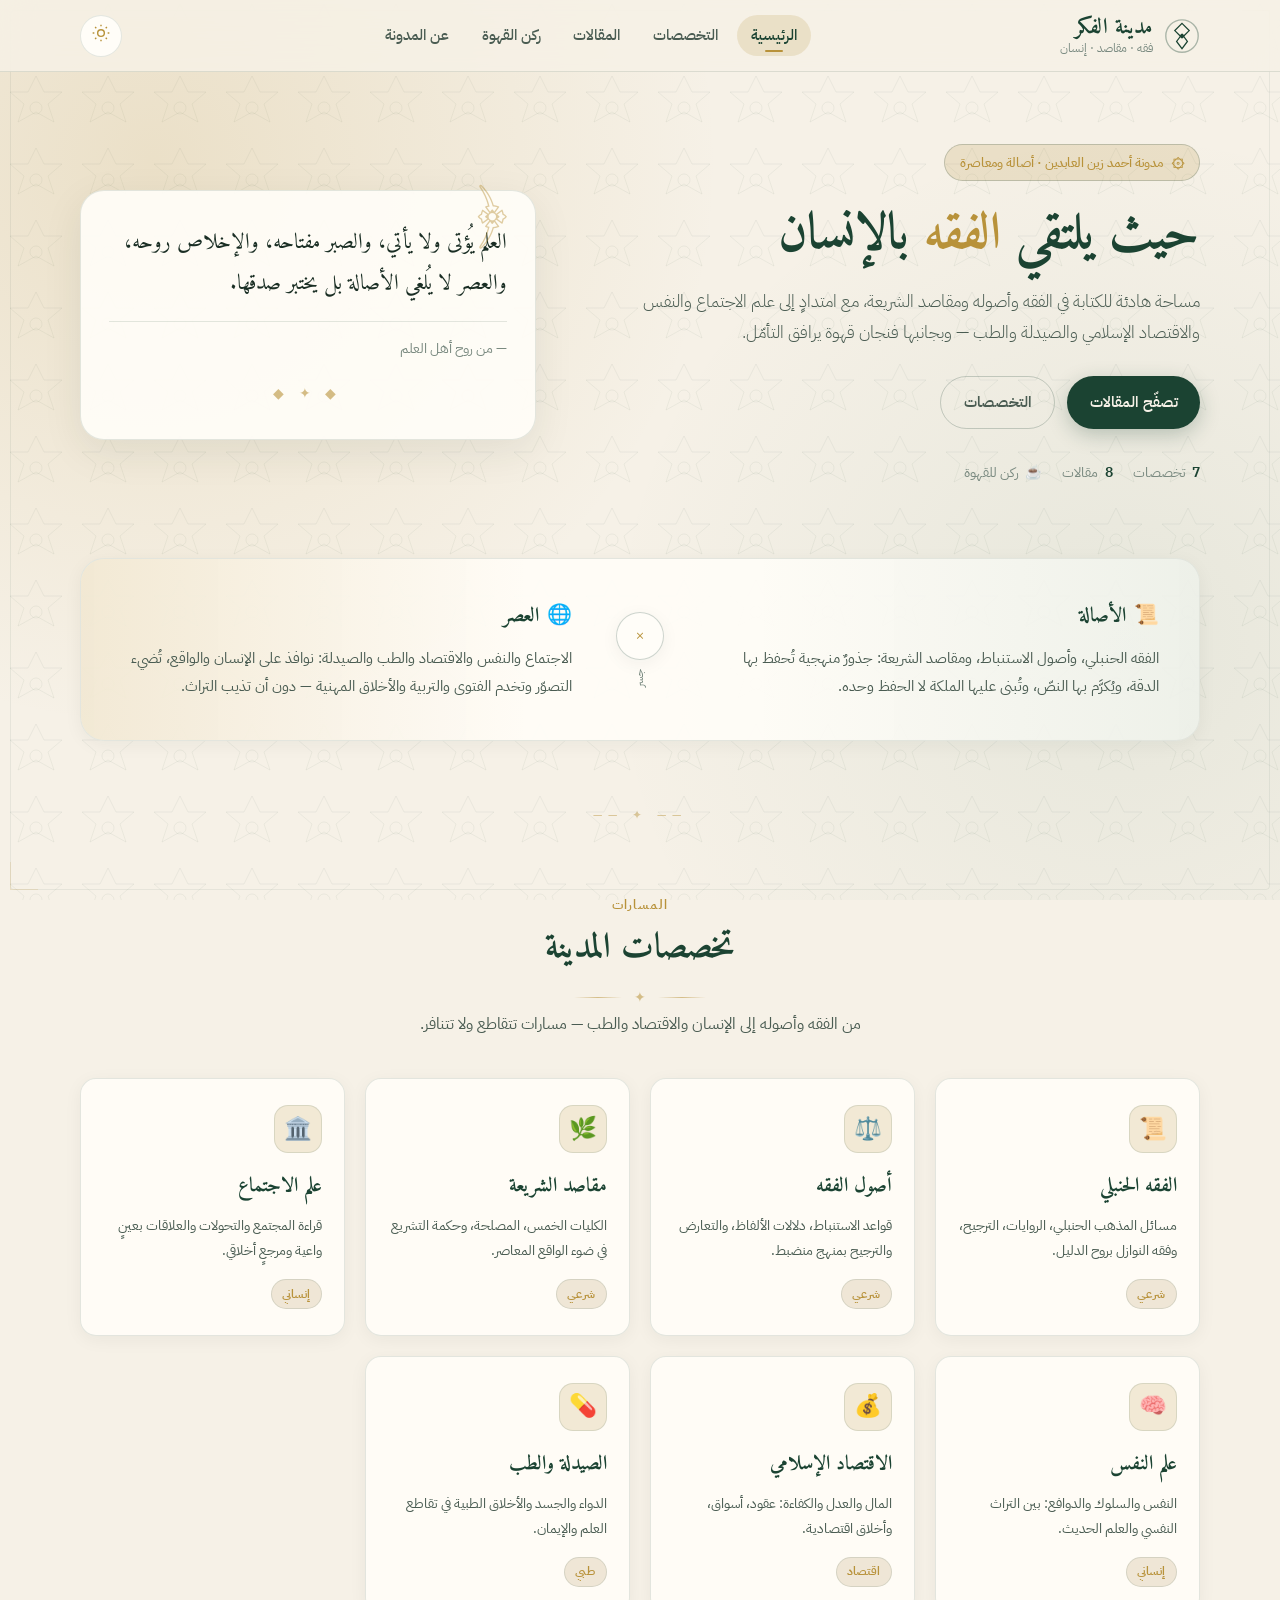
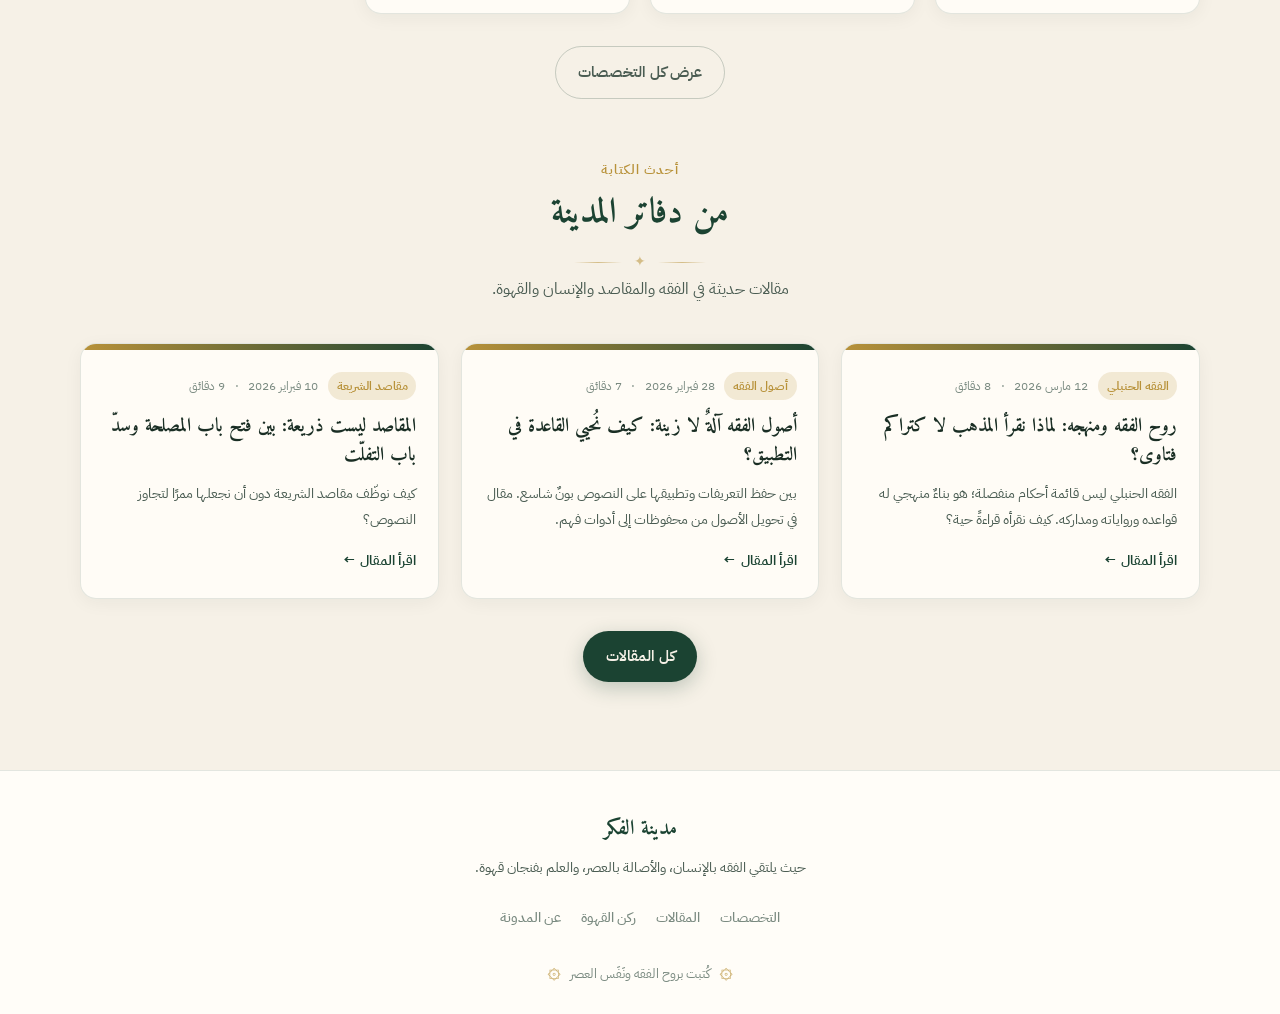
<file: index.html>
<!DOCTYPE html>
<html lang="ar" dir="rtl">
<head>
  <meta charset="UTF-8" />
  <meta name="viewport" content="width=device-width, initial-scale=1.0" />
  <meta name="description" content="مدينة الفكر — مدونة شخصية في الفقه الحنبلي وأصول الفقه ومقاصد الشريعة وعلوم الاجتماع والنفس والاقتصاد الإسلامي والصيدلة والطب" />
  <meta name="theme-color" content="#1b4332" />
  <title>مدينة الفكر | مدونة فقهية عصرية</title>
  <link rel="preconnect" href="https://fonts.googleapis.com" />
  <link rel="preconnect" href="https://fonts.gstatic.com" crossorigin />
  <link href="https://fonts.googleapis.com/css2?family=Amiri:ital,wght@0,400;0,700;1,400&family=IBM+Plex+Sans+Arabic:wght@300;400;500;600;700&display=swap" rel="stylesheet" />
  <link rel="stylesheet" href="assets/css/style.css" />
  <link rel="icon" href="data:image/svg+xml,<svg xmlns='http://www.w3.org/2000/svg' viewBox='0 0 100 100'><text y='.9em' font-size='90'>📜</text></svg>" />
</head>
<body>
  <!-- شريط تقدّم القراءة (يظهر في صفحات المقال) -->
  <div class="read-progress" id="read-progress" aria-hidden="true"></div>

  <!-- زخرفة هندسية خفيفة في الخلفية -->
  <div class="pattern-bg" aria-hidden="true"></div>
  <div class="pattern-frame" aria-hidden="true"></div>

  <!-- شريط التنقل -->
  <header class="site-header" id="site-header">
    <div class="container header-inner">
      <a href="#/" class="logo" data-link>
        <span class="logo-mark" aria-hidden="true">
          <svg viewBox="0 0 40 40" width="36" height="36" fill="none">
            <circle cx="20" cy="20" r="18" stroke="currentColor" stroke-width="1.5" opacity=".35"/>
            <path d="M20 6 L28 14 L20 22 L12 14 Z" stroke="currentColor" stroke-width="1.4" fill="none"/>
            <path d="M20 18 L26 26 L20 34 L14 26 Z" stroke="currentColor" stroke-width="1.4" fill="none"/>
            <circle cx="20" cy="20" r="2.2" fill="currentColor"/>
          </svg>
        </span>
        <span class="logo-text">
          <strong>مدينة الفكر</strong>
          <small>فقه · مقاصد · إنسان</small>
        </span>
      </a>

      <nav class="main-nav" id="main-nav" aria-label="القائمة الرئيسية">
        <a href="#/" data-link class="nav-link" data-page="home">الرئيسية</a>
        <a href="#/specialties" data-link class="nav-link" data-page="specialties">التخصصات</a>
        <a href="#/articles" data-link class="nav-link" data-page="articles">المقالات</a>
        <a href="#/coffee" data-link class="nav-link" data-page="coffee">ركن القهوة</a>
        <a href="#/about" data-link class="nav-link" data-page="about">عن المدونة</a>
      </nav>

      <div class="header-actions">
        <button type="button" class="theme-toggle" id="theme-toggle" aria-label="تبديل الوضع الفاتح والداكن" title="تبديل الإضاءة">
          <span class="icon-sun" aria-hidden="true">
            <svg viewBox="0 0 24 24" width="20" height="20" fill="none" stroke="currentColor" stroke-width="1.7">
              <circle cx="12" cy="12" r="4"/><path d="M12 2v2M12 20v2M4.93 4.93l1.41 1.41M17.66 17.66l1.41 1.41M2 12h2M20 12h2M4.93 19.07l1.41-1.41M17.66 6.34l1.41-1.41"/>
            </svg>
          </span>
          <span class="icon-moon" aria-hidden="true">
            <svg viewBox="0 0 24 24" width="20" height="20" fill="none" stroke="currentColor" stroke-width="1.7">
              <path d="M21 14.5A8.5 8.5 0 1 1 9.5 3a7 7 0 0 0 11.5 11.5z"/>
            </svg>
          </span>
        </button>
        <button type="button" class="menu-toggle" id="menu-toggle" aria-label="فتح القائمة" aria-expanded="false">
          <span></span><span></span><span></span>
        </button>
      </div>
    </div>
  </header>

  <!-- المحتوى الرئيسي — يُملأ ديناميكيًا -->
  <main id="app" class="app" role="main" tabindex="-1"></main>

  <!-- تذييل -->
  <footer class="site-footer">
    <div class="container footer-inner">
      <div class="footer-brand">
        <strong>مدينة الفكر</strong>
        <p>حيث يلتقي الفقه بالإنسان، والأصالة بالعصر، والعلم بفنجان قهوة.</p>
      </div>
      <div class="footer-links">
        <a href="#/specialties" data-link>التخصصات</a>
        <a href="#/articles" data-link>المقالات</a>
        <a href="#/coffee" data-link>ركن القهوة</a>
        <a href="#/about" data-link>عن المدونة</a>
      </div>
      <p class="footer-copy">
        <span class="ornament">۞</span>
        كُتبت بروح الفقه ونَفَس العصر
        <span class="ornament">۞</span>
      </p>
    </div>
  </footer>

  <!--
    ═══════════════════════════════════════════════════════════
    محتوى المدونة — عدّل من هنا بسهولة
    الملف: assets/js/content.js
    ═══════════════════════════════════════════════════════════
  -->
  <script src="assets/js/content.js"></script>
  <script src="assets/js/app.js"></script>
</body>
</html>
</file>
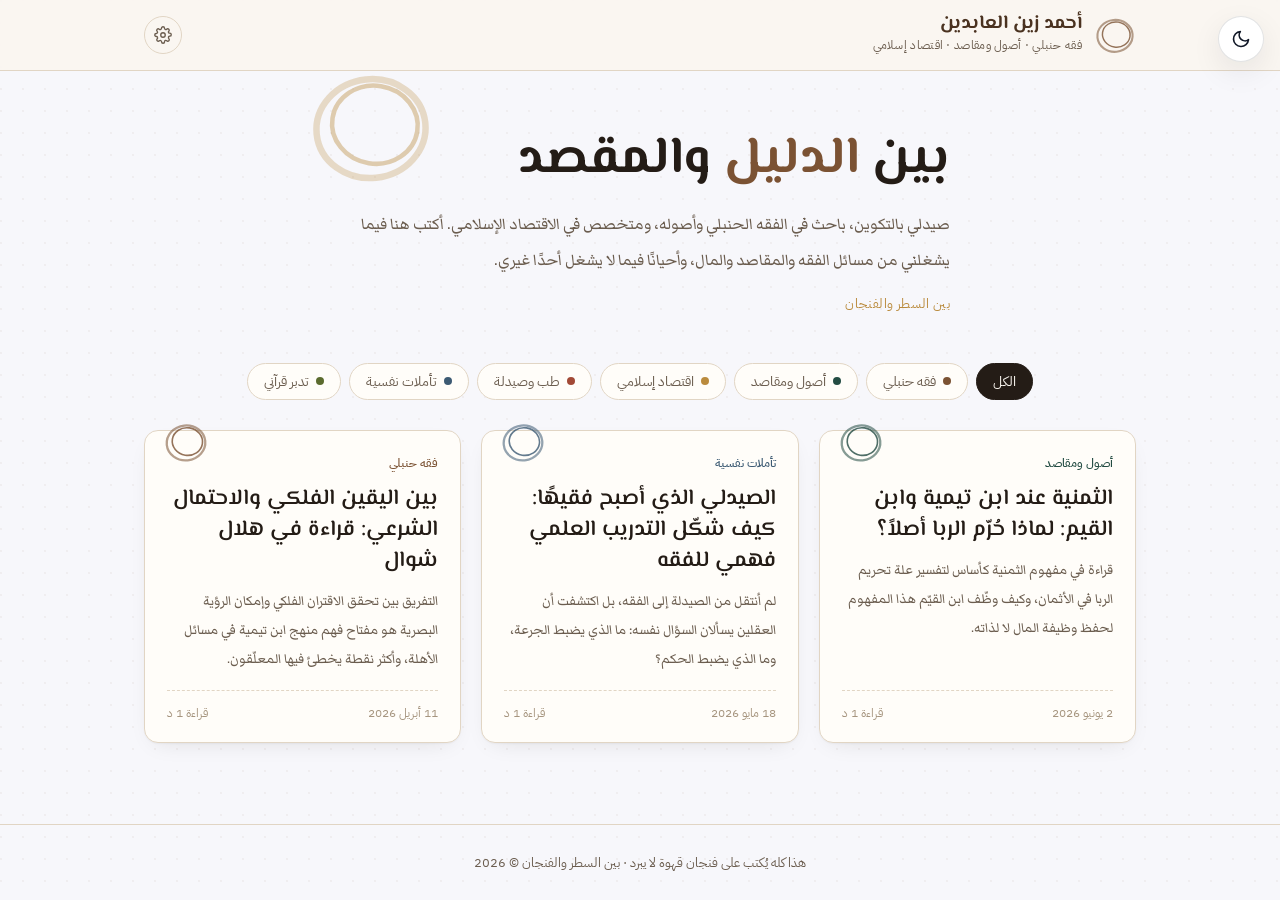
<file: index (1).html>
<!DOCTYPE html>
<html data-theme="light" lang="ar" dir="rtl">
<head>
<meta charset="UTF-8">
<meta name="viewport" content="width=device-width, initial-scale=1.0">
<title>بين السطر والفنجان</title>
<link rel="preconnect" href="https://fonts.googleapis.com">
<link rel="preconnect" href="https://fonts.gstatic.com" crossorigin>
<link href="https://fonts.googleapis.com/css2?family=El+Messiri:wght@500;600;700&family=Markazi+Text:wght@400;500;600&family=IBM+Plex+Sans+Arabic:wght@300;400;500;600&display=swap" rel="stylesheet">
<style>
  :root{
    --bg:#FAF6F0;
    --bg-alt:#F1EAE0;
    --card:#FFFDF9;
    --ink:#241C16;
    --ink-soft:#6B5D4F;
    --coffee:#7B5233;
    --coffee-dark:#4A3220;
    --teal:#234C43;
    --gold:#BA8B3D;
    --line:#E1D5C4;
    --shadow: 0 1px 2px rgba(36,28,22,.04), 0 8px 24px -12px rgba(36,28,22,.15);
  }
  *{box-sizing:border-box;}
  html,body{margin:0;padding:0;}
  body{
    background:var(--bg);
    color:var(--ink);
    font-family:'Markazi Text', serif;
    font-size:19px;
    line-height:1.8;
    -webkit-font-smoothing:antialiased;
  }
  .disp{font-family:'El Messiri', sans-serif;}
  .util{font-family:'IBM Plex Sans Arabic', sans-serif;}
  a{color:inherit;text-decoration:none;}
  button{font-family:inherit;cursor:pointer;}

  /* texture */
  body::before{
    content:"";
    position:fixed; inset:0; z-index:0; pointer-events:none;
    background-image: radial-gradient(circle at 1px 1px, rgba(123,82,51,.055) 1px, transparent 0);
    background-size: 22px 22px;
  }

  #app{position:relative; z-index:1; min-height:100vh; display:flex; flex-direction:column;}

  /* ===== HEADER ===== */
  header{
    position:sticky; top:0; z-index:40;
    background:rgba(250,246,240,.92);
    backdrop-filter:blur(6px);
    border-bottom:1px solid var(--line);
  }
  .header-inner{
    max-width:1040px; margin:0 auto; padding:14px 24px;
    display:flex; align-items:center; justify-content:space-between; gap:16px;
  }
  .brand{display:flex; align-items:center; gap:12px; cursor:pointer;}
  .mark{width:42px;height:42px;flex-shrink:0;}
  .brand-text .name{font-family:'El Messiri',sans-serif; font-weight:700; font-size:19px; color:var(--coffee-dark); line-height:1.1;}
  .brand-text .tag{font-family:'IBM Plex Sans Arabic',sans-serif; font-size:12px; color:var(--ink-soft); letter-spacing:.3px;}
  .admin-btn{
    background:none;border:1px solid var(--line); border-radius:999px;
    width:38px;height:38px; display:flex;align-items:center;justify-content:center;
    color:var(--ink-soft); transition:.15s;
  }
  .admin-btn:hover{border-color:var(--coffee); color:var(--coffee); background:var(--bg-alt);}

  /* ===== HERO ===== */
  .hero{max-width:1040px; margin:0 auto; padding:56px 24px 28px; position:relative;}
  .hero-ring{position:absolute; top:-10px; left:0; opacity:.5; z-index:0; pointer-events:none;}
  .hero h1{
    font-family:'El Messiri',sans-serif; font-weight:700;
    font-size:clamp(32px,5vw,52px); line-height:1.25; margin:0 0 14px; color:var(--ink);
    position:relative; z-index:1;
  }
  .hero h1 span{color:var(--coffee);}
  .hero p.bio{max-width:620px; color:var(--ink-soft); font-size:20px; margin:0 0 6px; position:relative; z-index:1;}
  .hero p.line{
    font-family:'IBM Plex Sans Arabic',sans-serif; font-size:13px; color:var(--gold);
    letter-spacing:.4px; margin-top:14px;
  }

  /* ===== FILTERS ===== */
  .filters{max-width:1040px;margin:0 auto; padding:6px 24px 30px; display:flex; flex-wrap:wrap; gap:8px;}
  .chip{
    font-family:'IBM Plex Sans Arabic',sans-serif; font-size:14px; padding:7px 16px;
    border-radius:999px; border:1px solid var(--line); background:var(--card); color:var(--ink-soft);
    display:flex; align-items:center; gap:7px; transition:.15s;
  }
  .chip .dot{width:8px;height:8px;border-radius:50%;flex-shrink:0;}
  .chip.active{background:var(--ink); color:#FAF6F0; border-color:var(--ink);}
  .chip:not(.active):hover{border-color:var(--coffee); color:var(--ink);}

  /* ===== GRID ===== */
  main{flex:1; max-width:1040px; margin:0 auto; padding:0 24px 80px; width:100%;}
  .grid{display:grid; grid-template-columns:repeat(auto-fill,minmax(280px,1fr)); gap:20px;}
  .card{
    background:var(--card); border:1px solid var(--line); border-radius:14px;
    padding:22px 22px 18px; position:relative; box-shadow:var(--shadow);
    display:flex; flex-direction:column; transition:transform .15s, box-shadow .15s;
    cursor:pointer;
  }
  .card:hover{transform:translateY(-3px); box-shadow:0 4px 4px rgba(36,28,22,.04), 0 16px 32px -14px rgba(36,28,22,.22);}
  .card .stamp{position:absolute; top:-12px; left:18px; width:46px; height:46px;}
  .card .cat-label{font-family:'IBM Plex Sans Arabic',sans-serif; font-size:12px; font-weight:500; margin-bottom:10px;}
  .card h3{font-family:'El Messiri',sans-serif; font-size:22px; font-weight:600; margin:0 0 10px; line-height:1.4; color:var(--ink);}
  .card .excerpt{color:var(--ink-soft); font-size:17px; line-height:1.7; margin:0 0 16px; flex:1;}
  .card .meta{font-family:'IBM Plex Sans Arabic',sans-serif; font-size:12px; color:#A6957F; display:flex; justify-content:space-between; border-top:1px dashed var(--line); padding-top:12px;}
  .card .edit-row{display:flex; gap:8px; margin-top:12px;}
  .card .edit-row button{
    font-family:'IBM Plex Sans Arabic',sans-serif; font-size:12px; border:1px solid var(--line);
    background:var(--bg-alt); border-radius:8px; padding:5px 10px; color:var(--ink-soft);
  }
  .card .edit-row button:hover{color:var(--coffee); border-color:var(--coffee);}

  .empty{
    text-align:center; padding:70px 20px; color:var(--ink-soft);
  }
  .empty p{margin:0 0 18px; font-size:20px;}
  .empty button{
    font-family:'IBM Plex Sans Arabic',sans-serif; background:var(--coffee); color:#fff;
    border:none; border-radius:999px; padding:11px 24px; font-size:14px;
  }

  /* ===== ARTICLE VIEW ===== */
  .article-wrap{max-width:720px; margin:0 auto; padding:40px 24px 90px;}
  .back-btn{
    font-family:'IBM Plex Sans Arabic',sans-serif; font-size:14px; color:var(--ink-soft);
    display:inline-flex; align-items:center; gap:6px; margin-bottom:26px; border:none; background:none; padding:0;
  }
  .back-btn:hover{color:var(--coffee);}
  .art-cat{font-family:'IBM Plex Sans Arabic',sans-serif; font-size:13px; font-weight:500; margin-bottom:14px; display:inline-block;}
  .article-wrap h1{font-family:'El Messiri',sans-serif; font-size:clamp(28px,4vw,40px); line-height:1.3; margin:0 0 14px;}
  .art-meta{font-family:'IBM Plex Sans Arabic',sans-serif; font-size:13px; color:#A6957F; margin-bottom:34px; border-bottom:1px solid var(--line); padding-bottom:24px;}
  .art-body{font-size:21px; line-height:1.95; color:#33281F;}
  .art-body p{margin:0 0 24px;}

  /* ===== FOOTER ===== */
  footer{
    border-top:1px solid var(--line); padding:26px 24px; text-align:center;
    font-family:'IBM Plex Sans Arabic',sans-serif; font-size:13px; color:var(--ink-soft);
  }

  /* ===== MODALS ===== */
  .overlay{
    position:fixed; inset:0; background:rgba(36,28,22,.5); z-index:100;
    display:flex; align-items:center; justify-content:center; padding:20px;
  }
  .modal{
    background:var(--bg); border-radius:16px; width:100%; max-width:560px;
    max-height:88vh; overflow-y:auto; padding:28px 26px; box-shadow:0 20px 60px rgba(0,0,0,.25);
  }
  .modal h2{font-family:'El Messiri',sans-serif; font-size:22px; margin:0 0 20px;}
  .field{margin-bottom:16px;}
  .field label{
    display:block; font-family:'IBM Plex Sans Arabic',sans-serif; font-size:13px;
    color:var(--ink-soft); margin-bottom:6px;
  }
  .field input, .field select, .field textarea{
    width:100%; border:1px solid var(--line); border-radius:9px; padding:10px 12px;
    font-family:'Markazi Text',serif; font-size:18px; background:var(--card); color:var(--ink);
  }
  .field textarea{min-height:220px; resize:vertical; line-height:1.7;}
  .field input:focus, .field select:focus, .field textarea:focus{outline:2px solid var(--coffee); outline-offset:1px;}
  .modal-actions{display:flex; gap:10px; margin-top:8px; justify-content:flex-end; flex-wrap:wrap;}
  .btn{
    font-family:'IBM Plex Sans Arabic',sans-serif; font-size:14px; border-radius:999px;
    padding:10px 22px; border:1px solid var(--line); background:var(--card); color:var(--ink-soft);
  }
  .btn.primary{background:var(--coffee); border-color:var(--coffee); color:#fff;}
  .btn.danger{background:#fff; border-color:#B5493A; color:#B5493A;}
  .btn:hover{filter:brightness(1.04);}
  .hint{font-family:'IBM Plex Sans Arabic',sans-serif; font-size:12px; color:#A6957F; margin-top:14px; line-height:1.7;}

  .admin-list-item{
    display:flex; align-items:center; justify-content:space-between; gap:10px;
    padding:10px 4px; border-bottom:1px solid var(--line); font-family:'IBM Plex Sans Arabic',sans-serif; font-size:14px;
  }
  .admin-list-item .t{flex:1; overflow:hidden; text-overflow:ellipsis; white-space:nowrap;}
  .admin-list-item .actions{display:flex; gap:6px;}
  .admin-list-item .actions button{font-size:12px; padding:5px 10px; border-radius:7px; border:1px solid var(--line); background:var(--bg-alt);}

  @media (max-width:640px){
    .hero{padding:38px 20px 20px;}
    .article-wrap{padding:28px 18px 70px;}
  }


    :root,
    [data-theme="light"] {
      --theme-bg: #f7f7fb;
      --theme-surface: #ffffff;
      --theme-text: #111827;
      --theme-text-muted: #4b5563;
      --theme-border: rgba(17, 24, 39, 0.12);
      --theme-shadow: 0 10px 30px rgba(15, 23, 42, 0.08);
      --theme-accent: #2563eb;
      --theme-accent-2: #1d4ed8;
    }

    [data-theme="dark"] {
      --theme-bg: #0f172a;
      --theme-surface: #111827;
      --theme-text: #f9fafb;
      --theme-text-muted: #cbd5e1;
      --theme-border: rgba(248, 250, 252, 0.14);
      --theme-shadow: 0 12px 36px rgba(0, 0, 0, 0.35);
      --theme-accent: #60a5fa;
      --theme-accent-2: #93c5fd;
    }

    html, body {
      background: var(--theme-bg);
      color: var(--theme-text);
    }

    body {
      transition: background-color 0.25s ease, color 0.25s ease;
    }

    .theme-toggle {
      position: fixed;
      top: 16px;
      right: 16px;
      z-index: 9999;
      display: inline-flex;
      align-items: center;
      justify-content: center;
      width: 46px;
      height: 46px;
      border-radius: 999px;
      border: 1px solid var(--theme-border);
      background: var(--theme-surface);
      color: var(--theme-text);
      box-shadow: var(--theme-shadow);
      cursor: pointer;
      transition: transform 0.2s ease, background-color 0.25s ease, color 0.25s ease, border-color 0.25s ease;
    }

    .theme-toggle:hover { transform: translateY(-1px); }
    .theme-toggle:active { transform: translateY(0); }
    .theme-toggle svg { width: 20px; height: 20px; }

    [data-theme="dark"] body,
    [data-theme="dark"] main,
    [data-theme="dark"] section,
    [data-theme="dark"] article,
    [data-theme="dark"] aside,
    [data-theme="dark"] header,
    [data-theme="dark"] footer,
    [data-theme="dark"] nav,
    [data-theme="dark"] .container,
    [data-theme="dark"] .card,
    [data-theme="dark"] .box,
    [data-theme="dark"] .panel,
    [data-theme="dark"] .modal,
    [data-theme="dark"] .content,
    [data-theme="dark"] .wrapper {
      color: var(--theme-text);
    }

    [data-theme="dark"] a { color: var(--theme-accent-2); }
    [data-theme="dark"] input,
    [data-theme="dark"] textarea,
    [data-theme="dark"] select,
    [data-theme="dark"] button:not(.theme-toggle) {
      color: inherit;
    }

    img, video, iframe, canvas, svg { max-width: 100%; }
    
</style>
</head>
<body>

<button class="theme-toggle" type="button" data-theme-toggle aria-label="تفعيل الوضع الداكن" title="تبديل الإضاءة">
  <svg viewBox="0 0 24 24" fill="none" stroke="currentColor" stroke-width="2" stroke-linecap="round" stroke-linejoin="round" aria-hidden="true">
    <path d="M21 12.79A9 9 0 1 1 11.21 3 7 7 0 0 0 21 12.79z"></path>
  </svg>
</button>

<div id="app"></div>

<script>
const CATEGORIES = [
  {id:'fiqh',     name:'فقه حنبلي',        color:'#7B5233'},
  {id:'usul',     name:'أصول ومقاصد',      color:'#234C43'},
  {id:'iqtisad',  name:'اقتصاد إسلامي',    color:'#BA8B3D'},
  {id:'tibb',     name:'طب وصيدلة',        color:'#A24936'},
  {id:'nafs',     name:'تأملات نفسية',     color:'#3C5A73'},
  {id:'tadabbur', name:'تدبر قرآني',       color:'#5B6B2E'},
];
const MONTHS = ['يناير','فبراير','مارس','أبريل','مايو','يونيو','يوليو','أغسطس','سبتمبر','أكتوبر','نوفمبر','ديسمبر'];

const SEED_POSTS = [
  {
    id:'seed1', category:'usul',
    title:'الثمنية عند ابن تيمية وابن القيم: لماذا حُرّم الربا أصلاً؟',
    excerpt:'قراءة في مفهوم الثمنية كأساس لتفسير علة تحريم الربا في الأثمان، وكيف وظّف ابن القيّم هذا المفهوم لحفظ وظيفة المال لا لذاته.',
    content:`أكثر ما يُساء فهمه في باب الربا أن الطلبة يحفظون العلة اللفظية "الطعم والقدر" أو "الثمنية" دون أن يسألوا: ولماذا كانت هذه هي العلة أصلاً؟ الجواب عند ابن تيمية وابن القيم ليس تعبديًا محضًا، بل مبني على وظيفة النقد في حياة الناس.

الثمنية عندهما ليست صفة في العين، بل وظيفة اجتماعية: النقد مقياس للقيم ووسيط للتبادل، لا سلعة تُطلب لذاتها. حين يتحول النقد نفسه إلى سلعة تُباع وتُشترى بربح مؤجل، تنهار وظيفته كمقياس ثابت، ويتحول الاقتصاد من تبادل منافع حقيقية إلى مراكمة على الورق.

هنا يظهر ارتباط الربا بمقصد حفظ المال على مستوى الأمة لا الفرد فقط: حفظ المال عند الحنابلة ليس فقط منع السرقة، بل حماية وظيفة الأداة التي تقوم عليها كل المعاملات. حين تفسد الأداة، يفسد كل ما يُبنى عليها.

هذا يفتح سؤالًا معاصرًا لم يُستوفَ بعد: هل تنطبق علة الثمنية على العملات الرقمية بالمعنى نفسه، أم أن غياب سلطة الإصدار المركزية يغيّر الوصف الفقهي للمناط؟ هذه مسألة تحتاج تأصيلًا مستقلاً، لا قياسًا مستعجلاً.`,
    date:'2026-06-02'
  },
  {
    id:'seed2', category:'nafs',
    title:'الصيدلي الذي أصبح فقيهًا: كيف شكّل التدريب العلمي فهمي للفقه',
    excerpt:'لم أنتقل من الصيدلة إلى الفقه، بل اكتشفت أن العقلين يسألان السؤال نفسه: ما الذي يضبط الجرعة، وما الذي يضبط الحكم؟',
    content:`حين تدرس الصيدلة تتعلم أن الدواء والسم قد يكونان المادة نفسها، وأن الفارق كله في الجرعة والسياق. لم أفهم عمق هذا الدرس إلا حين انتقلت لدراسة الفقه وأصوله بجدية.

الحكم الفقهي، كالجرعة الدوائية، لا يُفهم بمعزل عن السياق الذي طُبّق فيه. من يحفظ نص الفتوى دون أن يفهم منشأها أشبه بمن يحفظ اسم الدواء دون أن يفهم آلية عمله؛ سيخطئ في أول حالة تخرج عن النمط المعتاد.

الفرق الجوهري أن الصيدلة علم تجريبي يقبل إعادة الاختبار، بينما الفقه علم نصي-استدلالي يقيّد الاجتهاد بضوابط الدليل. لكن العقلية المنهجية واحدة: لا تُصدر حكمًا (دوائيًا أو فقهيًا) قبل أن تفهم العلة، ولا تُعمّم استثناءً على قاعدة.

هذا ما يجعلني أزعج بعض طلابي حين يطلبون "القاعدة النهائية" في مسألة معقدة. القاعدة موجودة، لكنها لا تُغني عن فهم متى تُستثنى.`,
    date:'2026-05-18'
  },
  {
    id:'seed3', category:'fiqh',
    title:'بين اليقين الفلكي والاحتمال الشرعي: قراءة في هلال شوال',
    excerpt:'التفريق بين تحقق الاقتران الفلكي وإمكان الرؤية البصرية هو مفتاح فهم منهج ابن تيمية في مسائل الأهلة، وأكثر نقطة يخطئ فيها المعلّقون.',
    content:`كل عام تتجدد المعركة نفسها حول هلال شوال، وكل عام يخلط أغلب المتحدثين بين مسألتين مختلفتين تمامًا: تحقق الاقتران الفلكي (وهو أمر حسابي قطعي)، وإمكان رؤية الهلال بالعين (وهو أمر احتمالي يتأثر بعوامل جوية وموقع جغرافي).

منهج ابن تيمية في هذا الباب دقيق: هو لا يرفض الحساب الفلكي كعلم، بل يرفض جعله بديلاً شرعيًا عن الرؤية المنصوص عليها. الفرق بين الرفض المعرفي والرفض الشرعي هو ما يغيب عن كثير من المعلقين المعاصرين، سواء المتحمسين للفلك أو الرافضين له بإطلاق.

من الأخطاء الشائعة في الكتابة الشعبية حول هذا الموضوع الخلط بين ظواهر فلكية مختلفة تمامًا في دوريتها وشروط حدوثها؛ وهذا خطأ يستحق تدقيقًا صارمًا قبل النشر، لأن أي خطأ علمي في مقال شرعي يهدم مصداقية الحجة الفقهية كلها بصرف النظر عن صحتها.`,
    date:'2026-04-11'
  },
];

let state = {
  posts: [],
  filter: 'all',
  view: 'home',
  currentId: null,
  adminAuthed: false,
  loading: true,
};

function catInfo(id){ return CATEGORIES.find(c=>c.id===id) || CATEGORIES[0]; }

function ringSVG(color, size){
  return `<svg viewBox="0 0 100 100" width="${size}" height="${size}" xmlns="http://www.w3.org/2000/svg">
    <ellipse cx="50" cy="52" rx="42" ry="38" fill="none" stroke="${color}" stroke-width="5" opacity="0.55" transform="rotate(-6 50 52)"/>
    <ellipse cx="53" cy="49" rx="33" ry="30" fill="none" stroke="${color}" stroke-width="3.5" opacity="0.8" transform="rotate(9 53 49)"/>
  </svg>`;
}

function formatDate(iso){
  const d = new Date(iso);
  return `${d.getDate()} ${MONTHS[d.getMonth()]} ${d.getFullYear()}`;
}
function readTime(text){
  const words = text.trim().split(/\s+/).length;
  return Math.max(1, Math.round(words/180));
}
function esc(s){
  return String(s).replace(/[&<>"']/g, c => ({'&':'&amp;','<':'&lt;','>':'&gt;','"':'&quot;',"'":'&#39;'}[c]));
}
function toParagraphs(text){
  return text.split(/\n\s*\n/).map(p=>`<p>${esc(p.trim()).replace(/\n/g,'<br>')}</p>`).join('');
}

async function loadPosts(){
  try{
    const res = await window.storage.get('posts', true);
    state.posts = res && res.value ? JSON.parse(res.value) : SEED_POSTS;
    if(!res){
      await window.storage.set('posts', JSON.stringify(SEED_POSTS), true);
      state.posts = SEED_POSTS;
    }
  }catch(e){
    // key doesn't exist yet -> seed it
    try{ await window.storage.set('posts', JSON.stringify(SEED_POSTS), true); }catch(e2){}
    state.posts = SEED_POSTS;
  }
  state.loading = false;
  render();
}
async function savePosts(){
  try{
    await window.storage.set('posts', JSON.stringify(state.posts), true);
  }catch(e){
    alert('تعذّر حفظ التعديلات، حاول مرة أخرى.');
  }
}

function goHome(){ state.view='home'; state.currentId=null; window.scrollTo(0,0); render(); }
function openArticle(id){ state.view='article'; state.currentId=id; window.scrollTo(0,0); render(); }
function setFilter(id){ state.filter=id; render(); }

function requestAdmin(){
  if(state.adminAuthed){ openAdminPanel(); return; }
  renderPasscodeModal();
}
async function renderPasscodeModal(){
  let stored;
  try{ const r = await window.storage.get('admin_passcode', true); stored = r ? r.value : null; }
  catch(e){ stored = null; }
  const isFirstTime = !stored;
  const wrap = document.createElement('div');
  wrap.className = 'overlay';
  wrap.innerHTML = `
    <div class="modal" style="max-width:400px;">
      <h2>${isFirstTime ? 'تعيين كلمة مرور للتحكم' : 'أدخل كلمة المرور'}</h2>
      <div class="field">
        <label>${isFirstTime ? 'اختر كلمة مرور تحفظها جيدًا' : 'كلمة المرور'}</label>
        <input type="password" id="pw-input" autofocus>
      </div>
      <p class="hint">${isFirstTime ? 'هذه الكلمة تُخزَّن كما هي داخل ذاكرة العمل الخاصة بالمدونة، وهي حماية بسيطة لمنع التعديل العشوائي — وليست تشفيرًا حقيقيًا.' : ''}</p>
      <div class="modal-actions">
        <button class="btn" id="pw-cancel">إلغاء</button>
        <button class="btn primary" id="pw-submit">${isFirstTime?'تعيين ودخول':'دخول'}</button>
      </div>
    </div>`;
  document.body.appendChild(wrap);
  const input = wrap.querySelector('#pw-input');
  input.focus();
  wrap.querySelector('#pw-cancel').onclick = ()=> wrap.remove();
  wrap.addEventListener('click', e=>{ if(e.target===wrap) wrap.remove(); });
  const submit = async ()=>{
    const val = input.value.trim();
    if(!val) return;
    if(isFirstTime){
      try{ await window.storage.set('admin_passcode', val, true); }catch(e){}
      state.adminAuthed = true;
      wrap.remove();
      openAdminPanel();
    }else{
      if(val === stored){
        state.adminAuthed = true;
        wrap.remove();
        openAdminPanel();
      }else{
        input.style.borderColor = '#B5493A';
        input.value='';
        input.placeholder='كلمة مرور غير صحيحة';
      }
    }
  };
  wrap.querySelector('#pw-submit').onclick = submit;
  input.addEventListener('keydown', e=>{ if(e.key==='Enter') submit(); });
}

function openAdminPanel(){
  const wrap = document.createElement('div');
  wrap.className = 'overlay';
  wrap.id = 'admin-overlay';
  wrap.innerHTML = `
    <div class="modal" style="max-width:640px;">
      <h2>لوحة التحكم — المقالات</h2>
      <div class="modal-actions" style="justify-content:flex-start; margin-bottom:18px;">
        <button class="btn primary" id="new-post-btn">+ مقال جديد</button>
      </div>
      <div id="admin-list"></div>
      <div class="modal-actions" style="margin-top:20px;">
        <button class="btn" id="admin-close">إغلاق</button>
      </div>
    </div>`;
  document.body.appendChild(wrap);
  renderAdminList();
  wrap.querySelector('#new-post-btn').onclick = ()=> openEditor(null);
  wrap.querySelector('#admin-close').onclick = ()=> wrap.remove();
  wrap.addEventListener('click', e=>{ if(e.target===wrap) wrap.remove(); });
}
function renderAdminList(){
  const list = document.getElementById('admin-list');
  if(!list) return;
  if(state.posts.length===0){
    list.innerHTML = `<p class="hint">لا توجد مقالات بعد.</p>`;
    return;
  }
  list.innerHTML = [...state.posts].sort((a,b)=> new Date(b.date)-new Date(a.date)).map(p=>`
    <div class="admin-list-item">
      <span class="t">${esc(p.title)} <span style="color:${catInfo(p.category).color}">· ${catInfo(p.category).name}</span></span>
      <span class="actions">
        <button onclick="openEditor('${p.id}')">تعديل</button>
        <button onclick="confirmDelete('${p.id}')" style="color:#B5493A;">حذف</button>
      </span>
    </div>
  `).join('');
}
function confirmDelete(id){
  const post = state.posts.find(p=>p.id===id);
  if(!post) return;
  if(confirm(`هل تريد حذف مقال "${post.title}"؟ لا يمكن التراجع.`)){
    state.posts = state.posts.filter(p=>p.id!==id);
    savePosts();
    renderAdminList();
    if(state.view==='article' && state.currentId===id) goHome(); else render();
  }
}

function openEditor(id){
  const editing = id ? state.posts.find(p=>p.id===id) : null;
  const wrap = document.createElement('div');
  wrap.className = 'overlay';
  wrap.style.zIndex = 110;
  wrap.innerHTML = `
    <div class="modal">
      <h2>${editing ? 'تعديل المقال' : 'مقال جديد'}</h2>
      <div class="field">
        <label>العنوان</label>
        <input id="f-title" value="${editing ? esc(editing.title) : ''}">
      </div>
      <div class="field">
        <label>القسم</label>
        <select id="f-cat">
          ${CATEGORIES.map(c=>`<option value="${c.id}" ${editing && editing.category===c.id ? 'selected':''}>${c.name}</option>`).join('')}
        </select>
      </div>
      <div class="field">
        <label>نبذة مختصرة (تُترك فارغة لتُستخرج تلقائيًا من بداية النص)</label>
        <input id="f-excerpt" value="${editing ? esc(editing.excerpt) : ''}">
      </div>
      <div class="field">
        <label>نص المقال — افصل بين الفقرات بسطر فارغ</label>
        <textarea id="f-content">${editing ? esc(editing.content) : ''}</textarea>
      </div>
      <div class="modal-actions">
        <button class="btn" id="ed-cancel">إلغاء</button>
        <button class="btn primary" id="ed-save">${editing ? 'حفظ التعديلات' : 'نشر المقال'}</button>
      </div>
    </div>`;
  document.body.appendChild(wrap);
  wrap.querySelector('#ed-cancel').onclick = ()=> wrap.remove();
  wrap.addEventListener('click', e=>{ if(e.target===wrap) wrap.remove(); });
  wrap.querySelector('#ed-save').onclick = async ()=>{
    const title = wrap.querySelector('#f-title').value.trim();
    const category = wrap.querySelector('#f-cat').value;
    const content = wrap.querySelector('#f-content').value.trim();
    let excerpt = wrap.querySelector('#f-excerpt').value.trim();
    if(!title || !content){ alert('العنوان والنص مطلوبان.'); return; }
    if(!excerpt){ excerpt = content.split(/\n\s*\n/)[0].slice(0,160).trim() + '…'; }
    if(editing){
      Object.assign(editing, {title, category, excerpt, content});
    }else{
      state.posts.push({
        id: 'p'+Date.now(),
        title, category, excerpt, content,
        date: new Date().toISOString().slice(0,10)
      });
    }
    await savePosts();
    wrap.remove();
    const adminOverlay = document.getElementById('admin-overlay');
    if(adminOverlay) renderAdminList();
    render();
  };
}

function render(){
  const app = document.getElementById('app');
  if(state.loading){
    app.innerHTML = `<div style="padding:120px 20px; text-align:center; font-family:'IBM Plex Sans Arabic',sans-serif; color:var(--ink-soft);">جارٍ تحميل المقالات…</div>`;
    return;
  }
  const header = `
    <header>
      <div class="header-inner">
        <div class="brand" onclick="goHome()">
          ${ringSVG('#7B5233', 42)}
          <div class="brand-text">
            <div class="name">أحمد زين العابدين</div>
            <div class="tag">فقه حنبلي · أصول ومقاصد · اقتصاد إسلامي</div>
          </div>
        </div>
        <button class="admin-btn" title="لوحة التحكم" onclick="requestAdmin()">
          <svg width="18" height="18" viewBox="0 0 24 24" fill="none" stroke="currentColor" stroke-width="1.8"><circle cx="12" cy="12" r="3"/><path d="M19.4 15a1.65 1.65 0 0 0 .33 1.82l.06.06a2 2 0 1 1-2.83 2.83l-.06-.06a1.65 1.65 0 0 0-1.82-.33 1.65 1.65 0 0 0-1 1.51V21a2 2 0 0 1-4 0v-.09A1.65 1.65 0 0 0 9 19.4a1.65 1.65 0 0 0-1.82.33l-.06.06a2 2 0 1 1-2.83-2.83l.06-.06A1.65 1.65 0 0 0 4.68 15a1.65 1.65 0 0 0-1.51-1H3a2 2 0 0 1 0-4h.09A1.65 1.65 0 0 0 4.6 9a1.65 1.65 0 0 0-.33-1.82l-.06-.06a2 2 0 1 1 2.83-2.83l.06.06A1.65 1.65 0 0 0 9 4.6a1.65 1.65 0 0 0 1-1.51V3a2 2 0 0 1 4 0v.09a1.65 1.65 0 0 0 1 1.51 1.65 1.65 0 0 0 1.82-.33l.06-.06a2 2 0 1 1 2.83 2.83l-.06.06A1.65 1.65 0 0 0 19.4 9c.14.31.44.51.78.51H21a2 2 0 0 1 0 4h-.09a1.65 1.65 0 0 0-1.51 1z"/></svg>
        </button>
      </div>
    </header>`;

  const footer = `
    <footer>هذا كله يُكتب على فنجان قهوة لا يبرد · بين السطر والفنجان © ${new Date().getFullYear()}</footer>`;

  if(state.view==='article'){
    const post = state.posts.find(p=>p.id===state.currentId);
    if(!post){ state.view='home'; render(); return; }
    const cat = catInfo(post.category);
    app.innerHTML = header + `
      <main>
        <div class="article-wrap">
          <button class="back-btn" onclick="goHome()">→ الرجوع إلى كل المقالات</button>
          <span class="art-cat" style="color:${cat.color};">${cat.name}</span>
          <h1>${esc(post.title)}</h1>
          <div class="art-meta">${formatDate(post.date)} · قراءة ${readTime(post.content)} دقائق</div>
          <div class="art-body">${toParagraphs(post.content)}</div>
        </div>
      </main>` + footer;
    return;
  }

  const filtered = state.filter==='all' ? state.posts : state.posts.filter(p=>p.category===state.filter);
  const sorted = [...filtered].sort((a,b)=> new Date(b.date)-new Date(a.date));

  const chips = `<div class="filters">
    <button class="chip ${state.filter==='all'?'active':''}" onclick="setFilter('all')">الكل</button>
    ${CATEGORIES.map(c=>`
      <button class="chip ${state.filter===c.id?'active':''}" onclick="setFilter('${c.id}')">
        <span class="dot" style="background:${c.color}"></span>${c.name}
      </button>`).join('')}
  </div>`;

  const gridHtml = sorted.length ? `<div class="grid">
    ${sorted.map(p=>{
      const cat = catInfo(p.category);
      return `<div class="card" onclick="openArticle('${p.id}')">
        <div class="stamp">${ringSVG(cat.color, 46)}</div>
        <div class="cat-label" style="color:${cat.color}">${cat.name}</div>
        <h3>${esc(p.title)}</h3>
        <p class="excerpt">${esc(p.excerpt)}</p>
        <div class="meta"><span>${formatDate(p.date)}</span><span>قراءة ${readTime(p.content)} د</span></div>
      </div>`;
    }).join('')}
  </div>` : `<div class="empty">
      <p>لا توجد مقالات بعد في هذا القسم.</p>
      <button onclick="requestAdmin()">أضف أول مقال</button>
    </div>`;

  app.innerHTML = header + `
    <div class="hero">
      <div class="hero-ring">${ringSVG('#BA8B3D', 130)}</div>
      <h1>بين <span>الدليل</span> والمقصد</h1>
      <p class="bio">صيدلي بالتكوين، باحث في الفقه الحنبلي وأصوله، ومتخصص في الاقتصاد الإسلامي. أكتب هنا فيما يشغلني من مسائل الفقه والمقاصد والمال، وأحيانًا فيما لا يشغل أحدًا غيري.</p>
      <p class="line">بين السطر والفنجان</p>
    </div>
    ${chips}
    <main>${gridHtml}</main>` + footer;
}

loadPosts();
</script>

<script>
(function () {
  const root = document.documentElement;
  const toggle = document.querySelector('[data-theme-toggle]');
  const darkQuery = window.matchMedia('(prefers-color-scheme: dark)');

  const moonIcon = '<svg viewBox="0 0 24 24" fill="none" stroke="currentColor" stroke-width="2" stroke-linecap="round" stroke-linejoin="round" aria-hidden="true"><path d="M21 12.79A9 9 0 1 1 11.21 3 7 7 0 0 0 21 12.79z"></path></svg>';
  const sunIcon = '<svg viewBox="0 0 24 24" fill="none" stroke="currentColor" stroke-width="2" stroke-linecap="round" stroke-linejoin="round" aria-hidden="true"><circle cx="12" cy="12" r="5"></circle><path d="M12 1v2"></path><path d="M12 21v2"></path><path d="M4.22 4.22l1.42 1.42"></path><path d="M18.36 18.36l1.42 1.42"></path><path d="M1 12h2"></path><path d="M21 12h2"></path><path d="M4.22 19.78l1.42-1.42"></path><path d="M18.36 5.64l1.42-1.42"></path></svg>';

  let currentTheme = darkQuery.matches ? 'dark' : 'light';

  function renderTheme(theme) {
    currentTheme = theme;
    root.setAttribute('data-theme', theme);
    if (!toggle) return;
    toggle.innerHTML = theme === 'dark' ? sunIcon : moonIcon;
    toggle.setAttribute('aria-label', theme === 'dark' ? 'تفعيل الوضع الفاتح' : 'تفعيل الوضع الداكن');
    toggle.setAttribute('title', theme === 'dark' ? 'الوضع الفاتح' : 'الوضع الداكن');
  }

  renderTheme(currentTheme);

  if (toggle) {
    toggle.addEventListener('click', function () {
      renderTheme(currentTheme === 'dark' ? 'light' : 'dark');
    });
  }
})();
</script>

</body>
</html>
</file>
<file: assets/css/style.css>
/* ═══════════════════════════════════════════════════════════
   مدينة الفكر — تصميم فقهي تراثي × عصري انسيابي
   ═══════════════════════════════════════════════════════════ */

:root {
  /* ألوان الوضع الفاتح — رقّ وذهب وحبر أخضر */
  --bg: #f6f1e7;
  --bg-elevated: #fffdf8;
  --bg-soft: #efe6d6;
  --bg-card: rgba(255, 253, 248, 0.92);
  --ink: #1a2e24;
  --ink-muted: #4a5c52;
  --ink-faint: #7a8a80;
  --accent: #1b4332;
  --accent-soft: #2d6a4f;
  --gold: #b8923a;
  --gold-soft: #d4b56a;
  --gold-glow: rgba(184, 146, 58, 0.18);
  --coffee: #6f4e37;
  --coffee-soft: #a67c52;
  --border: rgba(27, 67, 50, 0.12);
  --border-strong: rgba(27, 67, 50, 0.22);
  --shadow: 0 12px 40px rgba(26, 46, 36, 0.08);
  --shadow-soft: 0 4px 18px rgba(26, 46, 36, 0.05);
  --header-bg: rgba(246, 241, 231, 0.85);
  --pattern: rgba(27, 67, 50, 0.035);
  --radius: 16px;
  --radius-sm: 10px;
  --radius-lg: 24px;
  --font-display: "Amiri", "Traditional Arabic", "Times New Roman", serif;
  --font-body: "IBM Plex Sans Arabic", "Segoe UI", Tahoma, sans-serif;
  --max: 1120px;
  --header-h: 72px;
  --ease: cubic-bezier(0.22, 1, 0.36, 1);
  --transition: 0.35s var(--ease);
}

[data-theme="dark"] {
  --bg: #1a1412;
  --bg-elevated: #14201a;
  --bg-soft: #1a2a22;
  --bg-card: rgba(20, 32, 26, 0.92);
  --ink: #e8efe9;
  --ink-muted: #a8b8ae;
  --ink-faint: #6d7f74;
  --accent: #2c1f1b;
  --accent-soft: #95d5b2;
  --gold: #e6b94a;
  --gold-soft: #e6cd8a;
  --gold-glow: rgba(212, 181, 106, 0.14);
  --coffee: #c4a484;
  --coffee-soft: #d4b896;
  --border: rgba(149, 213, 178, 0.12);
  --border-strong: rgba(149, 213, 178, 0.22);
  --shadow: 0 12px 40px rgba(0, 0, 0, 0.35);
  --shadow-soft: 0 4px 18px rgba(0, 0, 0, 0.22);
  --header-bg: rgba(12, 20, 16, 0.88);
  --pattern: rgba(149, 213, 178, 0.03);
}

/* ─── الأساس ─── */
*, *::before, *::after { box-sizing: border-box; margin: 0; padding: 0; }

html {
  scroll-behavior: smooth;
  font-size: 16px;
}

body {
  font-family: var(--font-body);
  background: var(--bg);
  color: var(--ink);
  line-height: 1.8;
  min-height: 100vh;
  transition: background var(--transition), color var(--transition);
  overflow-x: hidden;
}

body.nav-open { overflow: hidden; }

img { max-width: 100%; display: block; }
a { color: inherit; text-decoration: none; transition: color 0.2s ease; }
button { font-family: inherit; cursor: pointer; border: none; background: none; color: inherit; }
ul { list-style: none; }

::selection {
  background: var(--gold-glow);
  color: var(--accent);
}

.container {
  width: min(100% - 2rem, var(--max));
  margin-inline: auto;
}

/* ─── شريط تقدّم القراءة ─── */
.read-progress {
  position: fixed;
  top: 0;
  right: 0;
  left: 0;
  height: 3px;
  z-index: 200;
  background: linear-gradient(to left, var(--gold), var(--accent));
  transform-origin: right;
  transform: scaleX(0);
  opacity: 0;
  pointer-events: none;
  transition: opacity 0.25s ease;
}

.read-progress.visible { opacity: 1; }

/* ─── زخرفة الخلفية ─── */
.pattern-bg {
  position: fixed;
  inset: 0;
  z-index: -2;
  pointer-events: none;
  background-color: var(--bg);
  background-image:
    radial-gradient(circle at 12% 18%, var(--gold-glow), transparent 42%),
    radial-gradient(circle at 88% 72%, rgba(45, 106, 79, 0.08), transparent 40%),
    url("data:image/svg+xml,%3Csvg width='72' height='72' viewBox='0 0 72 72' xmlns='http://www.w3.org/2000/svg'%3E%3Cg fill='none' stroke='%231b4332' stroke-opacity='0.06' stroke-width='1'%3E%3Cpath d='M36 4l8 16h18l-14 12 6 18-18-10-18 10 6-18L10 20h18z'/%3E%3Ccircle cx='36' cy='36' r='6'/%3E%3C/g%3E%3C/svg%3E");
  transition: background-color var(--transition);
}

[data-theme="dark"] .pattern-bg {
  background-image:
    radial-gradient(circle at 12% 18%, var(--gold-glow), transparent 42%),
    radial-gradient(circle at 88% 72%, rgba(111, 191, 146, 0.06), transparent 40%),
    url("data:image/svg+xml,%3Csvg width='72' height='72' viewBox='0 0 72 72' xmlns='http://www.w3.org/2000/svg'%3E%3Cg fill='none' stroke='%2395d5b2' stroke-opacity='0.05' stroke-width='1'%3E%3Cpath d='M36 4l8 16h18l-14 12 6 18-18-10-18 10 6-18L10 20h18z'/%3E%3Ccircle cx='36' cy='36' r='6'/%3E%3C/g%3E%3C/svg%3E");
}

/* إطار زخرفي خفيف على الحواف (تراثي) */
.pattern-frame {
  position: fixed;
  inset: 10px;
  z-index: -1;
  pointer-events: none;
  border: 1px solid var(--border);
  border-radius: 4px;
  opacity: 0.55;
  transition: border-color var(--transition), opacity var(--transition);
}

.pattern-frame::before,
.pattern-frame::after {
  content: "";
  position: absolute;
  width: 28px;
  height: 28px;
  border: 1.5px solid var(--gold);
  opacity: 0.35;
}

.pattern-frame::before {
  top: -1px;
  right: -1px;
  border-left: none;
  border-bottom: none;
}

.pattern-frame::after {
  bottom: -1px;
  left: -1px;
  border-right: none;
  border-top: none;
}

/* ─── الهيدر ─── */
.site-header {
  position: sticky;
  top: 0;
  z-index: 100;
  height: var(--header-h);
  background: var(--header-bg);
  backdrop-filter: blur(16px) saturate(1.2);
  -webkit-backdrop-filter: blur(16px) saturate(1.2);
  border-bottom: 1px solid var(--border);
  transition: background var(--transition), border-color var(--transition), box-shadow 0.3s ease;
}

.site-header.scrolled {
  box-shadow: var(--shadow-soft);
}

.header-inner {
  height: 100%;
  display: flex;
  align-items: center;
  justify-content: space-between;
  gap: 1rem;
}

.logo {
  display: flex;
  align-items: center;
  gap: 0.7rem;
  flex-shrink: 0;
}

.logo-mark {
  color: var(--accent);
  display: grid;
  place-items: center;
  transition: color var(--transition), transform 0.4s var(--ease);
}

.logo:hover .logo-mark { transform: rotate(45deg); color: var(--gold); }

.logo-text {
  display: flex;
  flex-direction: column;
  line-height: 1.2;
}

.logo-text strong {
  font-family: var(--font-display);
  font-size: 1.35rem;
  font-weight: 700;
  color: var(--accent);
  letter-spacing: 0.02em;
}

.logo-text small {
  font-size: 0.72rem;
  color: var(--ink-faint);
  font-weight: 400;
}

.main-nav {
  display: flex;
  align-items: center;
  gap: 0.25rem;
}

.nav-link {
  position: relative;
  padding: 0.45rem 0.9rem;
  font-size: 0.92rem;
  font-weight: 500;
  color: var(--ink-muted);
  border-radius: 999px;
  transition: color 0.2s ease, background 0.2s ease;
}

.nav-link:hover,
.nav-link.active {
  color: var(--accent);
  background: var(--gold-glow);
}

.nav-link.active::after {
  content: "";
  position: absolute;
  bottom: 4px;
  right: 50%;
  transform: translateX(50%);
  width: 18px;
  height: 2px;
  background: var(--gold);
  border-radius: 2px;
}

.header-actions {
  display: flex;
  align-items: center;
  gap: 0.5rem;
}

.theme-toggle {
  width: 42px;
  height: 42px;
  border-radius: 50%;
  display: grid;
  place-items: center;
  border: 1px solid var(--border);
  background: var(--bg-elevated);
  color: var(--gold);
  transition: all 0.25s ease;
}

.theme-toggle:hover {
  border-color: var(--gold);
  box-shadow: 0 0 0 3px var(--gold-glow);
  transform: scale(1.05);
}

.theme-toggle .icon-moon { display: none; }
[data-theme="dark"] .theme-toggle .icon-sun { display: none; }
[data-theme="dark"] .theme-toggle .icon-moon { display: block; }

.menu-toggle {
  display: none;
  width: 42px;
  height: 42px;
  flex-direction: column;
  align-items: center;
  justify-content: center;
  gap: 5px;
  border-radius: 10px;
  border: 1px solid var(--border);
}

.menu-toggle span {
  display: block;
  width: 18px;
  height: 2px;
  background: var(--ink);
  border-radius: 2px;
  transition: 0.3s var(--ease);
}

.menu-toggle[aria-expanded="true"] span:nth-child(1) {
  transform: translateY(7px) rotate(45deg);
}
.menu-toggle[aria-expanded="true"] span:nth-child(2) { opacity: 0; }
.menu-toggle[aria-expanded="true"] span:nth-child(3) {
  transform: translateY(-7px) rotate(-45deg);
}

/* ─── التطبيق / الصفحات ─── */
.app {
  min-height: calc(100vh - var(--header-h) - 200px);
  outline: none;
}

.page {
  animation: pageIn 0.5s var(--ease) both;
}

@keyframes pageIn {
  from { opacity: 0; transform: translateY(14px); }
  to { opacity: 1; transform: translateY(0); }
}

/* ─── البطل ─── */
.hero {
  padding: 4.5rem 0 3.5rem;
  position: relative;
}

.hero-grid {
  display: grid;
  grid-template-columns: 1.15fr 0.85fr;
  gap: 3rem;
  align-items: center;
}

.hero-badge {
  display: inline-flex;
  align-items: center;
  gap: 0.5rem;
  padding: 0.35rem 0.9rem;
  border-radius: 999px;
  background: var(--gold-glow);
  border: 1px solid var(--border-strong);
  color: var(--gold);
  font-size: 0.82rem;
  font-weight: 500;
  margin-bottom: 1.25rem;
}

.hero h1 {
  font-family: var(--font-display);
  font-size: clamp(2.1rem, 4.5vw, 3.2rem);
  font-weight: 700;
  line-height: 1.35;
  color: var(--accent);
  margin-bottom: 1rem;
}

.hero h1 em {
  font-style: normal;
  color: var(--gold);
  position: relative;
}

.hero-lead {
  font-size: 1.08rem;
  color: var(--ink-muted);
  max-width: 34em;
  margin-bottom: 1.75rem;
  font-weight: 300;
}

.hero-actions {
  display: flex;
  flex-wrap: wrap;
  gap: 0.75rem;
  margin-bottom: 2rem;
}

.btn {
  display: inline-flex;
  align-items: center;
  gap: 0.5rem;
  padding: 0.75rem 1.4rem;
  border-radius: 999px;
  font-size: 0.95rem;
  font-weight: 600;
  transition: all 0.25s var(--ease);
}

.btn-primary {
  background: var(--accent);
  color: #f6f1e7;
  box-shadow: 0 6px 20px rgba(27, 67, 50, 0.25);
}

[data-theme="dark"] .btn-primary {
  color: #0c1410;
  box-shadow: 0 6px 20px rgba(111, 191, 146, 0.2);
}

.btn-primary:hover {
  transform: translateY(-2px);
  filter: brightness(1.08);
}

.btn-ghost {
  background: transparent;
  border: 1px solid var(--border-strong);
  color: var(--ink-muted);
}

.btn-ghost:hover {
  border-color: var(--gold);
  color: var(--gold);
  background: var(--gold-glow);
}

.hero-meta {
  display: flex;
  flex-wrap: wrap;
  gap: 1.25rem;
  font-size: 0.85rem;
  color: var(--ink-faint);
}

.hero-meta span {
  display: inline-flex;
  align-items: center;
  gap: 0.4rem;
}

.hero-meta strong {
  color: var(--accent);
  font-weight: 600;
}

/* بطاقة الاقتباس */
.hero-quote {
  position: relative;
  padding: 2rem 1.75rem;
  background: var(--bg-card);
  border: 1px solid var(--border);
  border-radius: var(--radius-lg);
  box-shadow: var(--shadow);
  backdrop-filter: blur(8px);
}

.hero-quote::before {
  content: "﴿";
  position: absolute;
  top: -0.35rem;
  right: 1.25rem;
  font-family: var(--font-display);
  font-size: 3.5rem;
  color: var(--gold);
  opacity: 0.45;
  line-height: 1;
}

.hero-quote blockquote {
  font-family: var(--font-display);
  font-size: 1.35rem;
  line-height: 1.9;
  color: var(--ink);
  margin-bottom: 1rem;
}

.hero-quote cite {
  display: block;
  font-style: normal;
  font-size: 0.88rem;
  color: var(--ink-faint);
  border-top: 1px solid var(--border);
  padding-top: 0.85rem;
}

.hero-ornament {
  display: flex;
  justify-content: center;
  gap: 0.5rem;
  margin-top: 1.25rem;
  color: var(--gold);
  opacity: 0.6;
  font-size: 0.9rem;
  letter-spacing: 0.4em;
}

/* ─── جسر الأصالة والعصر ─── */
.bridge {
  padding: 1rem 0 3.5rem;
}

.bridge-inner {
  display: grid;
  grid-template-columns: 1fr auto 1fr;
  gap: 1.5rem;
  align-items: stretch;
  padding: 2rem;
  background: var(--bg-card);
  border: 1px solid var(--border);
  border-radius: var(--radius-lg);
  box-shadow: var(--shadow-soft);
  position: relative;
  overflow: hidden;
}

.bridge-inner::before {
  content: "";
  position: absolute;
  inset: 0;
  background:
    linear-gradient(90deg, var(--gold-glow), transparent 40%, transparent 60%, rgba(45, 106, 79, 0.08));
  pointer-events: none;
}

.bridge-col {
  position: relative;
  z-index: 1;
  padding: 0.5rem;
}

.bridge-col h3 {
  font-family: var(--font-display);
  font-size: 1.25rem;
  color: var(--accent);
  margin-bottom: 0.65rem;
  display: flex;
  align-items: center;
  gap: 0.5rem;
}

.bridge-col p {
  font-size: 0.92rem;
  color: var(--ink-muted);
  line-height: 1.85;
}

.bridge-mid {
  position: relative;
  z-index: 1;
  display: flex;
  flex-direction: column;
  align-items: center;
  justify-content: center;
  gap: 0.5rem;
  color: var(--gold);
  min-width: 72px;
}

.bridge-mid .bridge-x {
  width: 48px;
  height: 48px;
  border-radius: 50%;
  border: 1px solid var(--border-strong);
  background: var(--bg-elevated);
  display: grid;
  place-items: center;
  font-family: var(--font-display);
  font-size: 1.1rem;
  font-weight: 700;
  box-shadow: var(--shadow-soft);
}

.bridge-mid span {
  font-size: 0.7rem;
  color: var(--ink-faint);
  letter-spacing: 0.05em;
  writing-mode: vertical-rl;
  transform: rotate(180deg);
}

/* ─── الأقسام العامة ─── */
.section {
  padding: 3.5rem 0;
}

.section-head {
  text-align: center;
  margin-bottom: 2.5rem;
  max-width: 36rem;
  margin-inline: auto;
}

.section-kicker {
  display: inline-block;
  font-size: 0.8rem;
  font-weight: 600;
  color: var(--gold);
  letter-spacing: 0.08em;
  margin-bottom: 0.5rem;
}

.section-head h2 {
  font-family: var(--font-display);
  font-size: clamp(1.7rem, 3vw, 2.2rem);
  color: var(--accent);
  margin-bottom: 0.6rem;
  line-height: 1.4;
}

.section-head p {
  color: var(--ink-muted);
  font-size: 0.98rem;
}

.divider {
  display: flex;
  align-items: center;
  justify-content: center;
  gap: 0.75rem;
  margin: 0.75rem 0 0;
  color: var(--gold);
  opacity: 0.55;
  font-size: 0.85rem;
}

.divider::before,
.divider::after {
  content: "";
  width: 48px;
  height: 1px;
  background: linear-gradient(to left, transparent, var(--gold), transparent);
}

.section-actions {
  text-align: center;
  margin-top: 2rem;
}

/* ─── شبكة التخصصات ─── */
.specialties-grid {
  display: grid;
  grid-template-columns: repeat(auto-fill, minmax(260px, 1fr));
  gap: 1.25rem;
}

.specialty-card {
  position: relative;
  padding: 1.6rem 1.4rem;
  background: var(--bg-card);
  border: 1px solid var(--border);
  border-radius: var(--radius);
  box-shadow: var(--shadow-soft);
  transition: transform 0.35s var(--ease), box-shadow 0.35s var(--ease), border-color 0.25s ease;
  overflow: hidden;
  display: flex;
  flex-direction: column;
  min-height: 210px;
}

.specialty-card::before {
  content: "";
  position: absolute;
  top: 0;
  right: 0;
  left: 0;
  height: 3px;
  background: linear-gradient(to left, var(--gold), var(--accent));
  opacity: 0;
  transition: opacity 0.3s ease;
}

.specialty-card:hover {
  transform: translateY(-6px);
  box-shadow: var(--shadow);
  border-color: var(--border-strong);
}

.specialty-card:hover::before { opacity: 1; }

.specialty-icon {
  width: 48px;
  height: 48px;
  border-radius: 14px;
  display: grid;
  place-items: center;
  background: var(--gold-glow);
  color: var(--accent);
  font-size: 1.4rem;
  margin-bottom: 1rem;
  border: 1px solid var(--border);
}

.specialty-card h3 {
  font-family: var(--font-display);
  font-size: 1.25rem;
  color: var(--accent);
  margin-bottom: 0.5rem;
  font-weight: 700;
}

.specialty-card p {
  font-size: 0.9rem;
  color: var(--ink-muted);
  flex: 1;
  line-height: 1.75;
}

.specialty-tag {
  display: inline-block;
  margin-top: 1rem;
  font-size: 0.75rem;
  font-weight: 600;
  color: var(--gold);
  padding: 0.2rem 0.65rem;
  border-radius: 999px;
  background: var(--bg-soft);
  border: 1px solid var(--border);
  width: fit-content;
}

/* ─── المقالات ─── */
.filters {
  display: flex;
  flex-wrap: wrap;
  gap: 0.5rem;
  justify-content: center;
  margin-bottom: 2rem;
}

.filter-btn {
  padding: 0.4rem 1rem;
  border-radius: 999px;
  font-size: 0.85rem;
  font-weight: 500;
  color: var(--ink-muted);
  border: 1px solid var(--border);
  background: var(--bg-elevated);
  transition: all 0.2s ease;
}

.filter-btn:hover,
.filter-btn.active {
  color: var(--accent);
  border-color: var(--gold);
  background: var(--gold-glow);
}

.articles-grid {
  display: grid;
  grid-template-columns: repeat(auto-fill, minmax(300px, 1fr));
  gap: 1.35rem;
}

.article-card {
  background: var(--bg-card);
  border: 1px solid var(--border);
  border-radius: var(--radius);
  overflow: hidden;
  box-shadow: var(--shadow-soft);
  transition: transform 0.35s var(--ease), box-shadow 0.35s var(--ease);
  display: flex;
  flex-direction: column;
}

.article-card:hover {
  transform: translateY(-5px);
  box-shadow: var(--shadow);
}

.article-card-top {
  height: 6px;
  background: linear-gradient(to left, var(--accent), var(--gold));
}

.article-card-body {
  padding: 1.4rem 1.35rem 1.5rem;
  display: flex;
  flex-direction: column;
  flex: 1;
}

.article-meta {
  display: flex;
  flex-wrap: wrap;
  align-items: center;
  gap: 0.6rem;
  margin-bottom: 0.75rem;
  font-size: 0.78rem;
  color: var(--ink-faint);
}

.article-cat {
  color: var(--gold);
  font-weight: 600;
  background: var(--gold-glow);
  padding: 0.15rem 0.55rem;
  border-radius: 999px;
}

.article-card h3 {
  font-family: var(--font-display);
  font-size: 1.2rem;
  line-height: 1.55;
  color: var(--ink);
  margin-bottom: 0.6rem;
  font-weight: 700;
}

.article-card:hover h3 { color: var(--accent); }

.article-card p {
  font-size: 0.9rem;
  color: var(--ink-muted);
  flex: 1;
  margin-bottom: 1rem;
}

.article-read {
  font-size: 0.88rem;
  font-weight: 600;
  color: var(--accent);
  display: inline-flex;
  align-items: center;
  gap: 0.35rem;
}

.article-read::after {
  content: "←";
  transition: transform 0.2s ease;
}

.article-card:hover .article-read::after {
  transform: translateX(-4px);
}

/* صفحة المقال */
.article-page {
  padding: 2.5rem 0 4rem;
}

.article-back {
  display: inline-flex;
  align-items: center;
  gap: 0.4rem;
  font-size: 0.9rem;
  color: var(--ink-muted);
  margin-bottom: 1.75rem;
  font-weight: 500;
}

.article-back:hover { color: var(--gold); }

.article-header {
  max-width: 720px;
  margin-bottom: 2rem;
}

.article-header .article-meta { margin-bottom: 1rem; }

.article-header h1 {
  font-family: var(--font-display);
  font-size: clamp(1.8rem, 3.5vw, 2.5rem);
  line-height: 1.45;
  color: var(--accent);
  margin-bottom: 1rem;
}

.article-header .lead {
  font-size: 1.1rem;
  color: var(--ink-muted);
  font-weight: 300;
}

.article-content {
  max-width: 720px;
  font-size: 1.05rem;
  color: var(--ink);
}

.article-content p {
  margin-bottom: 1.25rem;
}

.article-content h2 {
  font-family: var(--font-display);
  font-size: 1.45rem;
  color: var(--accent);
  margin: 2rem 0 0.85rem;
}

.article-content h3 {
  font-family: var(--font-display);
  font-size: 1.2rem;
  color: var(--accent-soft);
  margin: 1.5rem 0 0.65rem;
}

.article-content blockquote {
  margin: 1.5rem 0;
  padding: 1.1rem 1.35rem;
  border-right: 3px solid var(--gold);
  background: var(--bg-soft);
  border-radius: 0 var(--radius-sm) var(--radius-sm) 0;
  font-family: var(--font-display);
  font-size: 1.15rem;
  color: var(--ink-muted);
}

.article-content ul,
.article-content ol {
  margin: 0 1.25rem 1.25rem 0;
  padding: 0;
}

.article-content li {
  margin-bottom: 0.45rem;
  list-style: disc;
  color: var(--ink-muted);
}

.article-content li::marker { color: var(--gold); }

.article-footer {
  max-width: 720px;
  margin-top: 2.5rem;
  padding-top: 1.5rem;
  border-top: 1px solid var(--border);
  display: flex;
  flex-wrap: wrap;
  gap: 0.75rem;
  align-items: center;
}

.related-block {
  max-width: 720px;
  margin-top: 2.75rem;
}

.related-block h2 {
  font-family: var(--font-display);
  font-size: 1.35rem;
  color: var(--accent);
  margin-bottom: 1.15rem;
}

.related-list {
  display: grid;
  gap: 0.75rem;
}

.related-item {
  display: flex;
  gap: 1rem;
  align-items: flex-start;
  padding: 1rem 1.15rem;
  background: var(--bg-card);
  border: 1px solid var(--border);
  border-radius: var(--radius-sm);
  transition: border-color 0.2s ease, transform 0.25s var(--ease);
}

.related-item:hover {
  border-color: var(--gold);
  transform: translateX(-3px);
}

.related-item .dot {
  width: 8px;
  height: 8px;
  border-radius: 50%;
  background: var(--gold);
  margin-top: 0.55rem;
  flex-shrink: 0;
}

.related-item strong {
  display: block;
  font-family: var(--font-display);
  font-size: 1.05rem;
  color: var(--ink);
  margin-bottom: 0.2rem;
}

.related-item:hover strong { color: var(--accent); }

.related-item small {
  font-size: 0.8rem;
  color: var(--ink-faint);
}

/* ─── ركن القهوة ─── */
.coffee-hero {
  display: grid;
  grid-template-columns: 1fr 1fr;
  gap: 2.5rem;
  align-items: center;
  padding: 3rem 0 2rem;
}

.coffee-visual {
  position: relative;
  aspect-ratio: 1;
  max-width: 360px;
  margin-inline: auto;
  display: grid;
  place-items: center;
}

.coffee-ring {
  position: absolute;
  inset: 8%;
  border: 1px dashed var(--border-strong);
  border-radius: 50%;
  animation: spin 48s linear infinite;
}

.coffee-ring-2 {
  inset: 18%;
  border-style: solid;
  border-color: var(--gold);
  opacity: 0.25;
  animation-direction: reverse;
  animation-duration: 36s;
}

@keyframes spin {
  to { transform: rotate(360deg); }
}

.coffee-cup {
  font-size: 5.5rem;
  filter: drop-shadow(0 12px 24px rgba(111, 78, 55, 0.25));
  z-index: 1;
  animation: float 4s ease-in-out infinite;
}

@keyframes float {
  0%, 100% { transform: translateY(0); }
  50% { transform: translateY(-10px); }
}

.coffee-notes {
  display: grid;
  gap: 1rem;
}

.coffee-note {
  padding: 1.25rem 1.35rem;
  background: var(--bg-card);
  border: 1px solid var(--border);
  border-radius: var(--radius);
  border-right: 3px solid var(--coffee);
  transition: transform 0.25s ease;
}

.coffee-note:hover { transform: translateX(-4px); }

.coffee-note h3 {
  font-family: var(--font-display);
  font-size: 1.1rem;
  color: var(--coffee);
  margin-bottom: 0.35rem;
}

.coffee-note p {
  font-size: 0.9rem;
  color: var(--ink-muted);
}

.coffee-cta {
  text-align: center;
  padding-bottom: 3rem;
}

/* ─── عن المدونة ─── */
.about-layout {
  display: grid;
  grid-template-columns: 1fr 1fr;
  gap: 2.5rem;
  align-items: start;
}

.about-card {
  padding: 2rem;
  background: var(--bg-card);
  border: 1px solid var(--border);
  border-radius: var(--radius-lg);
  box-shadow: var(--shadow-soft);
}

.about-card h2 {
  font-family: var(--font-display);
  font-size: 1.6rem;
  color: var(--accent);
  margin-bottom: 1rem;
}

.about-card p {
  color: var(--ink-muted);
  margin-bottom: 1rem;
  font-size: 0.98rem;
}

.about-author {
  color: var(--gold) !important;
  font-family: var(--font-display);
  font-size: 1.1rem !important;
  margin-top: 1.25rem !important;
}

.about-list {
  display: grid;
  gap: 0.75rem;
  margin-top: 1.25rem;
}

.about-list li {
  display: flex;
  align-items: flex-start;
  gap: 0.7rem;
  font-size: 0.92rem;
  color: var(--ink-muted);
  padding: 0.65rem 0.85rem;
  background: var(--bg-soft);
  border-radius: var(--radius-sm);
  border: 1px solid var(--border);
}

.about-list .mark {
  color: var(--gold);
  flex-shrink: 0;
  font-size: 1rem;
  line-height: 1.6;
}

.values-grid {
  display: grid;
  grid-template-columns: 1fr 1fr;
  gap: 1rem;
  margin-top: 1.5rem;
}

.value-item {
  padding: 1.1rem;
  border-radius: var(--radius-sm);
  background: var(--bg-soft);
  border: 1px solid var(--border);
  text-align: center;
}

.value-item strong {
  display: block;
  font-family: var(--font-display);
  color: var(--accent);
  font-size: 1.05rem;
  margin-bottom: 0.25rem;
}

.value-item span {
  font-size: 0.82rem;
  color: var(--ink-faint);
}

/* ─── صفحة التخصص الواحد ─── */
.specialty-page {
  padding: 2.5rem 0 4rem;
}

.specialty-banner {
  padding: 2.25rem 2rem;
  background: var(--bg-card);
  border: 1px solid var(--border);
  border-radius: var(--radius-lg);
  box-shadow: var(--shadow-soft);
  margin-bottom: 2.5rem;
  position: relative;
  overflow: hidden;
}

.specialty-banner::after {
  content: "";
  position: absolute;
  inset: 0;
  background: linear-gradient(135deg, var(--gold-glow), transparent 55%);
  pointer-events: none;
}

.specialty-banner-inner {
  position: relative;
  z-index: 1;
  display: flex;
  gap: 1.25rem;
  align-items: flex-start;
}

.specialty-banner .specialty-icon {
  width: 64px;
  height: 64px;
  font-size: 1.8rem;
  flex-shrink: 0;
}

.specialty-banner h1 {
  font-family: var(--font-display);
  font-size: clamp(1.7rem, 3vw, 2.2rem);
  color: var(--accent);
  margin: 0.6rem 0 0.5rem;
}

.specialty-banner p {
  color: var(--ink-muted);
  max-width: 40em;
}

.specialty-page .path-title {
  font-family: var(--font-display);
  color: var(--accent);
  margin-bottom: 1.25rem;
  font-size: 1.4rem;
}

/* ─── تذييل ─── */
.site-footer {
  margin-top: 2rem;
  padding: 2.5rem 0 1.75rem;
  border-top: 1px solid var(--border);
  background: var(--bg-elevated);
}

.footer-inner {
  display: grid;
  gap: 1.5rem;
  text-align: center;
}

.footer-brand strong {
  font-family: var(--font-display);
  font-size: 1.3rem;
  color: var(--accent);
  display: block;
  margin-bottom: 0.4rem;
}

.footer-brand p {
  font-size: 0.9rem;
  color: var(--ink-muted);
  max-width: 28rem;
  margin-inline: auto;
}

.footer-links {
  display: flex;
  flex-wrap: wrap;
  justify-content: center;
  gap: 0.5rem 1.25rem;
}

.footer-links a {
  font-size: 0.88rem;
  color: var(--ink-faint);
  font-weight: 500;
}

.footer-links a:hover { color: var(--gold); }

.footer-copy {
  font-size: 0.82rem;
  color: var(--ink-faint);
  padding-top: 0.5rem;
}

.footer-copy .ornament {
  color: var(--gold);
  margin: 0 0.4rem;
  opacity: 0.7;
}

/* ─── فارغ / حالات ─── */
.empty-state {
  text-align: center;
  padding: 3rem 1rem;
  color: var(--ink-faint);
}

.empty-state .icon { font-size: 2.5rem; margin-bottom: 0.75rem; opacity: 0.6; }

/* ─── صفحة غير موجودة ─── */
.not-found {
  text-align: center;
  padding: 5rem 1rem;
}

.not-found h1 {
  font-family: var(--font-display);
  font-size: 2rem;
  color: var(--accent);
  margin-bottom: 0.75rem;
}

.not-found p {
  color: var(--ink-muted);
  margin-bottom: 1.5rem;
}

/* ─── شريط زخرفي بين الأقسام ─── */
.ornament-bar {
  display: flex;
  align-items: center;
  justify-content: center;
  gap: 0.6rem;
  padding: 0.5rem 0;
  color: var(--gold);
  opacity: 0.45;
  font-size: 0.75rem;
  letter-spacing: 0.5em;
  user-select: none;
}

/* ─── تقليل الحركة ─── */
@media (prefers-reduced-motion: reduce) {
  *, *::before, *::after {
    animation-duration: 0.01ms !important;
    animation-iteration-count: 1 !important;
    transition-duration: 0.01ms !important;
  }

  html { scroll-behavior: auto; }
}

/* ─── استجابة ─── */
@media (max-width: 900px) {
  .hero-grid,
  .coffee-hero,
  .about-layout {
    grid-template-columns: 1fr;
  }

  .bridge-inner {
    grid-template-columns: 1fr;
    text-align: center;
  }

  .bridge-mid span {
    writing-mode: horizontal-tb;
    transform: none;
  }

  .bridge-col h3 { justify-content: center; }

  .hero-quote { order: -1; max-width: 480px; margin-inline: auto; width: 100%; }

  .values-grid { grid-template-columns: 1fr 1fr; }

  .pattern-frame { display: none; }
}

@media (max-width: 768px) {
  :root { --header-h: 64px; }

  .menu-toggle { display: flex; }

  .main-nav {
    position: fixed;
    inset: var(--header-h) 0 0 0;
    flex-direction: column;
    align-items: stretch;
    padding: 1.25rem;
    gap: 0.35rem;
    background: var(--bg-elevated);
    border-top: 1px solid var(--border);
    transform: translateX(105%);
    opacity: 0;
    visibility: hidden;
    transition: transform 0.4s var(--ease), opacity 0.3s ease, visibility 0.3s;
    z-index: 99;
    overflow-y: auto;
  }

  .main-nav.open {
    transform: translateX(0);
    opacity: 1;
    visibility: visible;
  }

  .nav-link {
    padding: 0.9rem 1.1rem;
    font-size: 1.05rem;
    border-radius: var(--radius-sm);
  }

  .nav-link.active::after { display: none; }

  .hero { padding: 2.75rem 0 2.5rem; }

  .section { padding: 2.5rem 0; }

  .values-grid { grid-template-columns: 1fr; }

  .specialty-banner-inner { flex-direction: column; }
}
</file>
